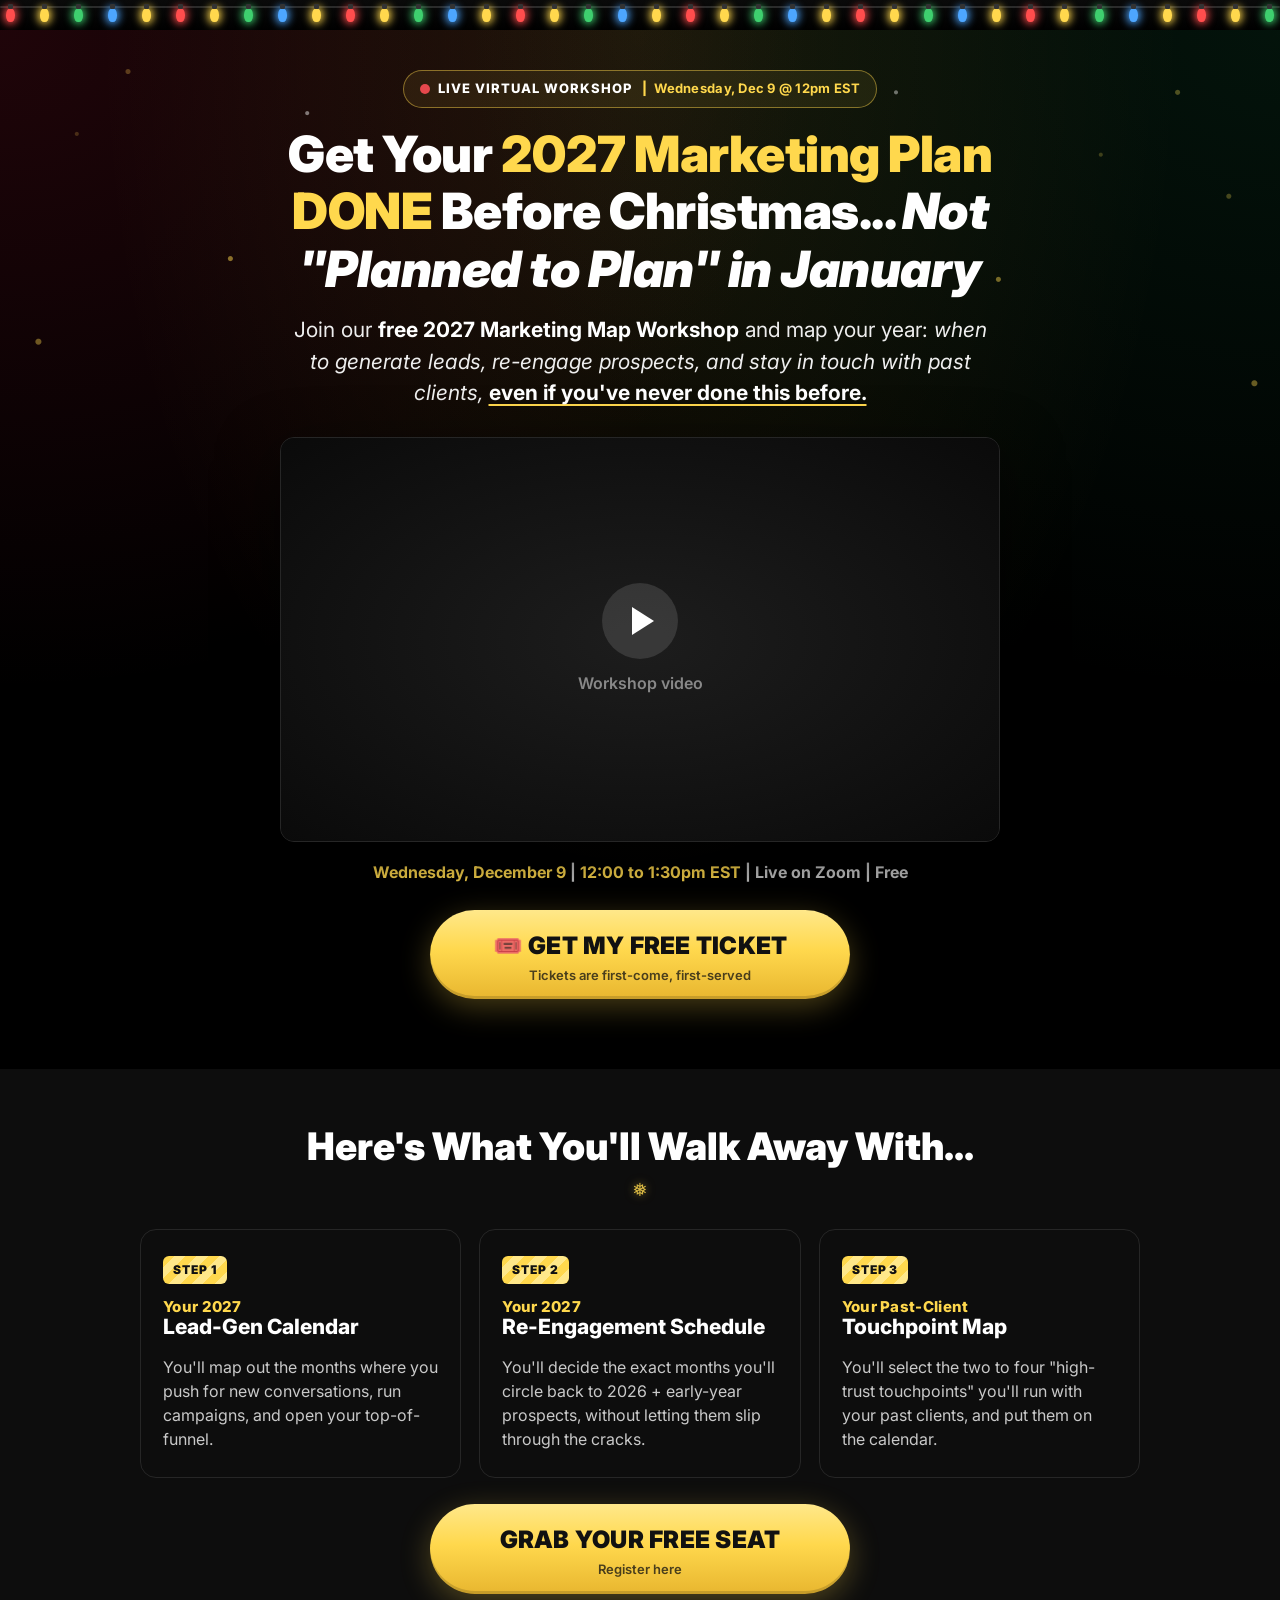
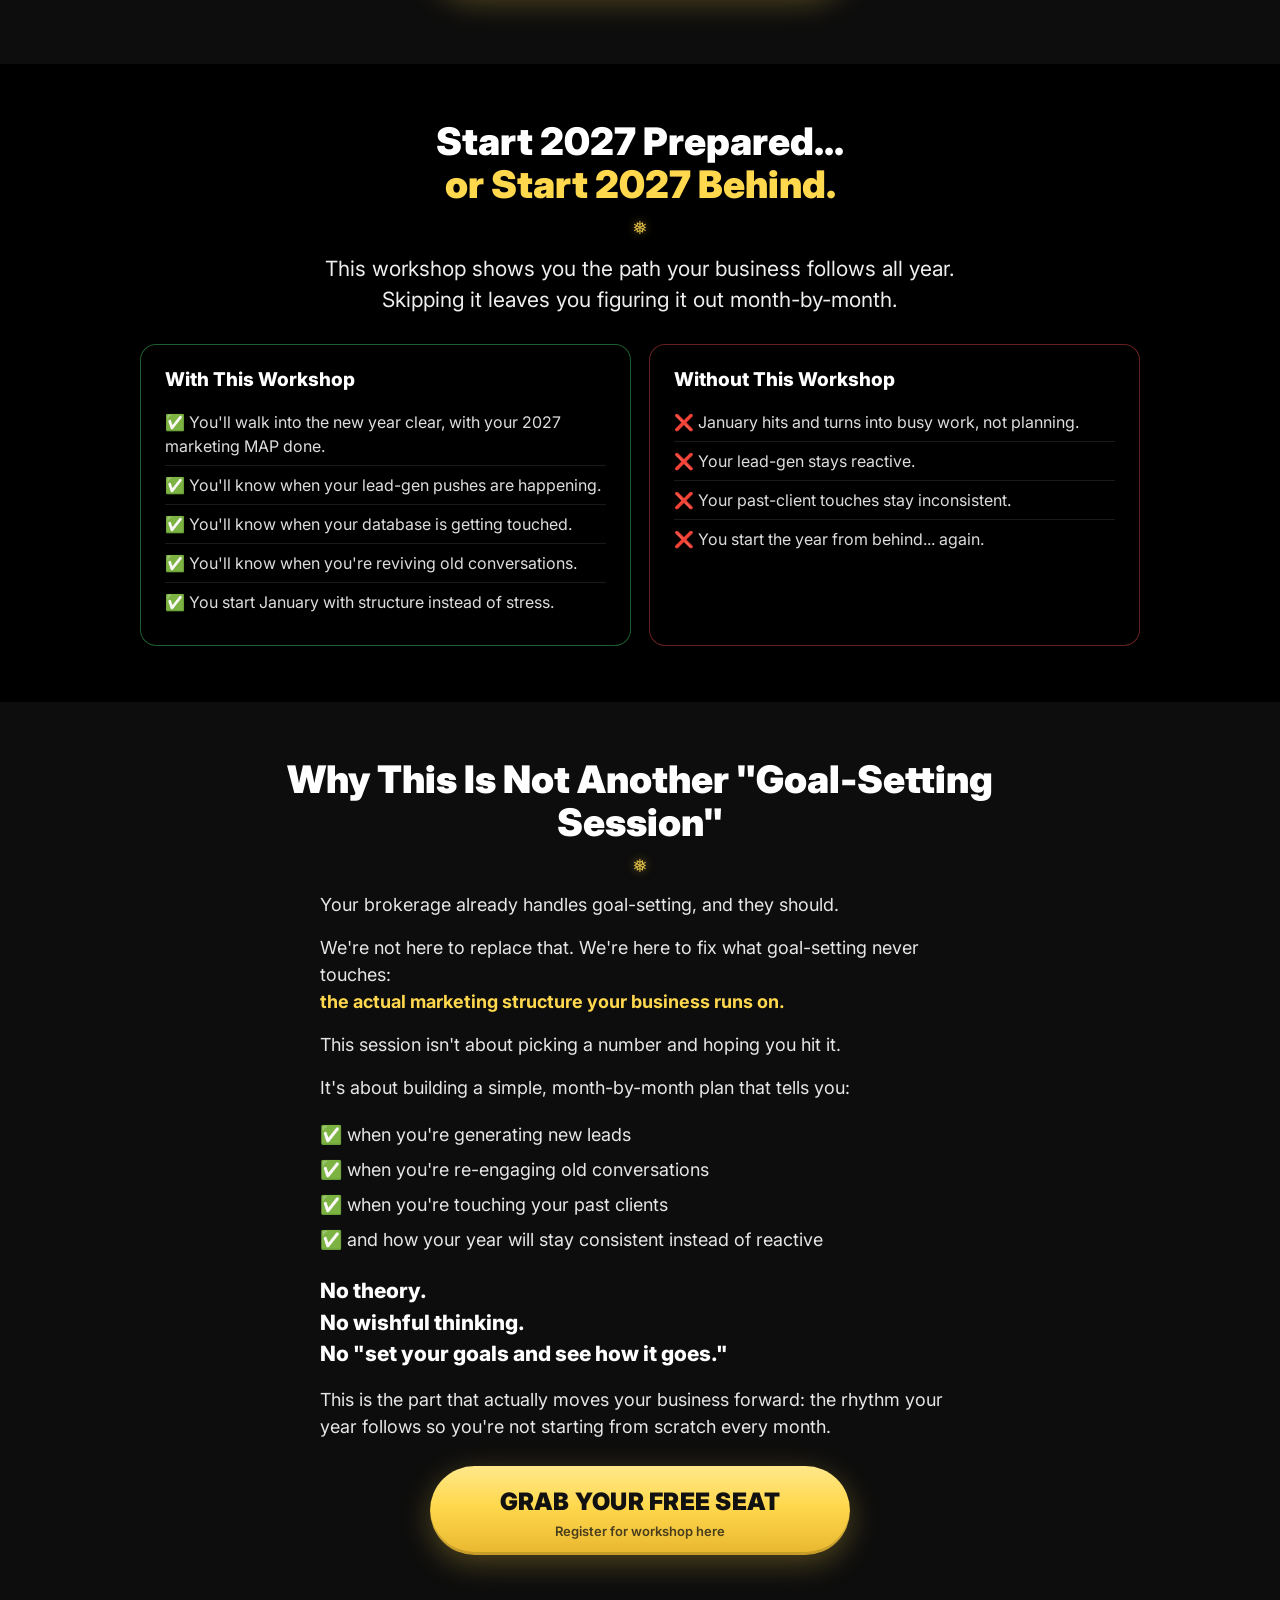
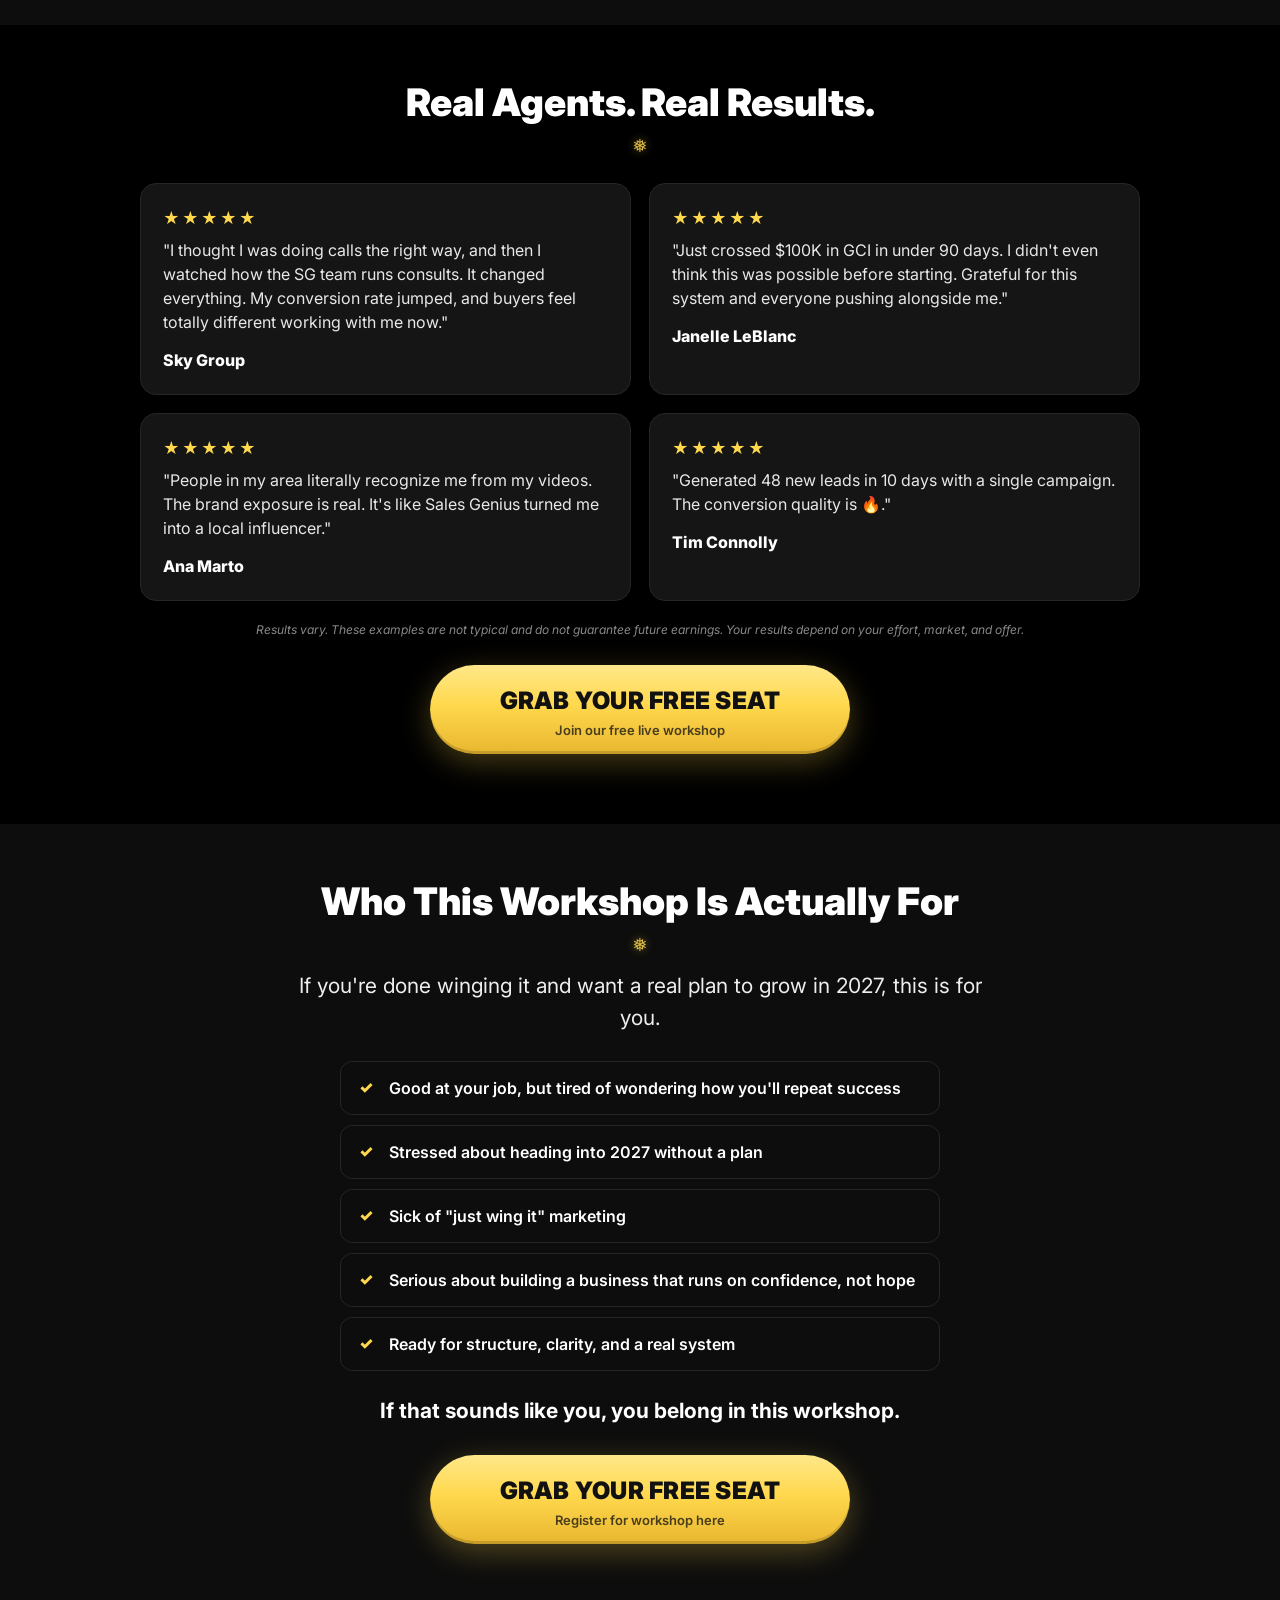
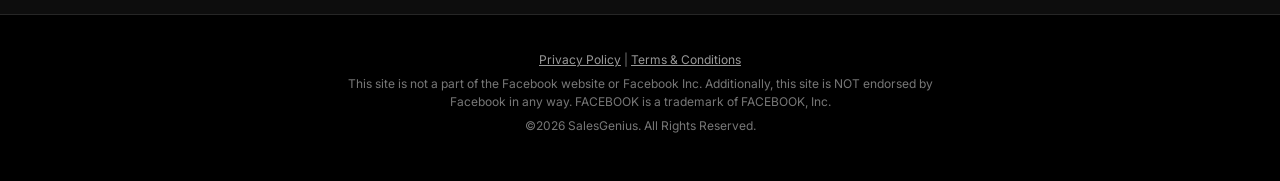
<file: index.html>
<!DOCTYPE html>
<html lang="en">
<head>
<meta charset="utf-8">
<meta name="viewport" content="width=device-width,initial-scale=1">
<title>2027 Marketing Map by Christmas | Free Live Workshop</title>
<meta name="description" content="Free live workshop for real estate agents. Map your 2027 lead gen, follow-up and past-client touchpoints before Christmas.">
<meta property="og:title" content="Get Your 2027 Marketing Plan DONE Before Christmas">
<meta property="og:description" content="Free live workshop for real estate agents with Emma Pace.">
<link rel="stylesheet" href="/style.css">
</head>
<body>

<section class="hero">
  <div class="wrap">
    <p class="eyebrow"><span class="dot"></span>Live Virtual Workshop <span class="sep">|</span> <span data-mm="topBarDate">Wednesday, Nov 25 @ 12pm EST</span></p>
    <h1>Get Your <span class="gold">2027 Marketing Plan DONE</span> Before Christmas... <i>Not "Planned to Plan" in January</i></h1>
    <p class="sub">Join our <b>free 2027 Marketing Map Workshop</b> and map your year: <i>when to generate leads, re-engage prospects, and stay in touch with past clients,</i> <u><b>even if you've never done this before.</b></u></p>

    <div class="video" data-video="registrationVideoUrl"><div class="ph"><div class="play"></div>Workshop video</div></div>
    <p class="dateline"><span data-mm="dateLong">Wednesday, November 25</span> | <span data-mm="timeRange">12:00 to 1:30pm EST</span> | Live on Zoom | Free</p>

    <div class="btn-wrap">
      <a href="#" class="btn" data-open><span class="main">🎟️ Get My Free Ticket</span><span class="small">Tickets are first-come, first-served</span></a>
    </div>
  </div>
</section>

<section class="alt">
  <div class="wrap-wide">
    <h2>Here's What You'll Walk Away With...</h2>
    <div class="steps">
      <div class="step"><span class="tag">STEP 1</span><h3><span>Your 2027</span>Lead-Gen Calendar</h3><p>You'll map out the months where you push for new conversations, run campaigns, and open your top-of-funnel.</p></div>
      <div class="step"><span class="tag">STEP 2</span><h3><span>Your 2027</span>Re-Engagement Schedule</h3><p>You'll decide the exact months you'll circle back to 2026 + early-year prospects, without letting them slip through the cracks.</p></div>
      <div class="step"><span class="tag">STEP 3</span><h3><span>Your Past-Client</span>Touchpoint Map</h3><p>You'll select the two to four "high-trust touchpoints" you'll run with your past clients, and put them on the calendar.</p></div>
    </div>
    <div class="btn-wrap"><a href="#" class="btn" data-open><span class="main">Grab Your Free Seat</span><span class="small">Register here</span></a></div>
  </div>
</section>

<section>
  <div class="wrap-wide">
    <h2>Start 2027 Prepared...<br><span class="gold">or Start 2027 Behind.</span></h2>
    <p class="sub">This workshop shows you the path your business follows all year. Skipping it leaves you figuring it out month-by-month.</p>
    <div class="compare">
      <div class="col good">
        <h3>With This Workshop</h3>
        <ul>
          <li>✅ You'll walk into the new year clear, with your 2027 marketing MAP done.</li>
          <li>✅ You'll know when your lead-gen pushes are happening.</li>
          <li>✅ You'll know when your database is getting touched.</li>
          <li>✅ You'll know when you're reviving old conversations.</li>
          <li>✅ You start January with structure instead of stress.</li>
        </ul>
      </div>
      <div class="col bad">
        <h3>Without This Workshop</h3>
        <ul>
          <li>❌ January hits and turns into busy work, not planning.</li>
          <li>❌ Your lead-gen stays reactive.</li>
          <li>❌ Your past-client touches stay inconsistent.</li>
          <li>❌ You start the year from behind... again.</li>
        </ul>
      </div>
    </div>
  </div>
</section>

<section class="alt">
  <div class="wrap">
    <h2>Why This Is Not Another "Goal-Setting Session"</h2>
    <div class="prose">
      <p>Your brokerage already handles goal-setting, and they should.</p>
      <p>We're not here to replace that. We're here to fix what goal-setting never touches:<br><b class="gold">the actual marketing structure your business runs on.</b></p>
      <p>This session isn't about picking a number and hoping you hit it.</p>
      <p>It's about building a simple, month-by-month plan that tells you:</p>
      <ul class="checks">
        <li>✅ when you're generating new leads</li>
        <li>✅ when you're re-engaging old conversations</li>
        <li>✅ when you're touching your past clients</li>
        <li>✅ and how your year will stay consistent instead of reactive</li>
      </ul>
      <p class="big">No theory.<br>No wishful thinking.<br>No "set your goals and see how it goes."</p>
      <p>This is the part that actually moves your business forward: the rhythm your year follows so you're not starting from scratch every month.</p>
    </div>
    <div class="btn-wrap"><a href="#" class="btn" data-open><span class="main">Grab Your Free Seat</span><span class="small">Register for workshop here</span></a></div>
  </div>
</section>

<section>
  <div class="wrap-wide">
    <h2>Real Agents. Real Results.</h2>
    <div class="tgrid">
      <div class="t"><div class="stars">★★★★★</div><p>"I thought I was doing calls the right way, and then I watched how the SG team runs consults. It changed everything. My conversion rate jumped, and buyers feel totally different working with me now."</p><div class="who">Sky Group</div></div>
      <div class="t"><div class="stars">★★★★★</div><p>"Just crossed $100K in GCI in under 90 days. I didn't even think this was possible before starting. Grateful for this system and everyone pushing alongside me."</p><div class="who">Janelle LeBlanc</div></div>
      <div class="t"><div class="stars">★★★★★</div><p>"People in my area literally recognize me from my videos. The brand exposure is real. It's like Sales Genius turned me into a local influencer."</p><div class="who">Ana Marto</div></div>
      <div class="t"><div class="stars">★★★★★</div><p>"Generated 48 new leads in 10 days with a single campaign. The conversion quality is 🔥."</p><div class="who">Tim Connolly</div></div>
    </div>
    <p class="disclaimer">Results vary. These examples are not typical and do not guarantee future earnings. Your results depend on your effort, market, and offer.</p>
    <div class="btn-wrap"><a href="#" class="btn" data-open><span class="main">Grab Your Free Seat</span><span class="small">Join our free live workshop</span></a></div>
  </div>
</section>

<section class="alt">
  <div class="wrap">
    <h2>Who This Workshop Is Actually For</h2>
    <p class="sub">If you're done winging it and want a real plan to grow in 2027, this is for you.</p>
    <ul class="forlist">
      <li>Good at your job, but tired of wondering how you'll repeat success</li>
      <li>Stressed about heading into 2027 without a plan</li>
      <li>Sick of "just wing it" marketing</li>
      <li>Serious about building a business that runs on confidence, not hope</li>
      <li>Ready for structure, clarity, and a real system</li>
    </ul>
    <p class="sub"><b>If that sounds like you, you belong in this workshop.</b></p>
    <div class="btn-wrap"><a href="#" class="btn" data-open><span class="main">Grab Your Free Seat</span><span class="small">Register for workshop here</span></a></div>
  </div>
</section>

<footer>
  <p><a href="#" data-link="privacyUrl">Privacy Policy</a> | <a href="#" data-link="termsUrl">Terms &amp; Conditions</a></p>
  <p>This site is not a part of the Facebook website or Facebook Inc. Additionally, this site is NOT endorsed by Facebook in any way. FACEBOOK is a trademark of FACEBOOK, Inc.</p>
  <p>©2026 SalesGenius. All Rights Reserved.</p>
</footer>

<!-- Registration modal -->
<div class="modal" id="reg" role="dialog" aria-modal="true" aria-labelledby="regTitle">
  <div class="card">
    <button class="close" aria-label="Close">×</button>
    <div class="progress"><span></span></div>
    <h3 id="regTitle">You're Almost In!</h3>
    <p class="note">Enter your details to grab your free seat for <b data-mm="dateLong">Wednesday, November 25</b>.</p>
    <form name="marketing-map-registration" method="POST" data-netlify="true" netlify-honeypot="bot-field" novalidate>
      <input type="hidden" name="form-name" value="marketing-map-registration">
      <p style="display:none"><label>Leave blank <input name="bot-field"></label></p>
      <div class="fstep" data-step="1">
        <label for="fn">First Name</label>
        <input id="fn" name="first_name" autocomplete="given-name" required>
        <label for="em">Email</label>
        <input id="em" name="email" type="email" inputmode="email" autocomplete="email" required>
        <button type="button" class="btn" data-next><span class="main">Continue</span><span class="small">Step 1 of 2</span></button>
      </div>
      <div class="fstep" data-step="2" hidden>
        <label for="ph">Mobile Phone (for your text reminder)</label>
        <input id="ph" name="phone" type="tel" inputmode="tel" autocomplete="tel" required>
        <label class="consent"><input type="checkbox" name="sms_consent" value="yes" required><span>Yes, send me event reminders and updates from SalesGenius by text and email. Msg &amp; data rates may apply. Msg frequency varies. Reply STOP to opt out, HELP for help.</span></label>
        <button type="submit" class="btn"><span class="main">Reserve My Free Seat</span><span class="small">Step 2 of 2 | Live on Zoom | 100% free</span></button>
        <button type="button" class="back" data-back>Back</button>
      </div>
      <div class="err" aria-live="polite"></div>
      <p class="fine">We'll send your Zoom link and reminders. Unsubscribe anytime.</p>
    </form>
  </div>
</div>

<script src="/config.js"></script>
<script src="/app.js"></script>
</body>
</html>
</file>
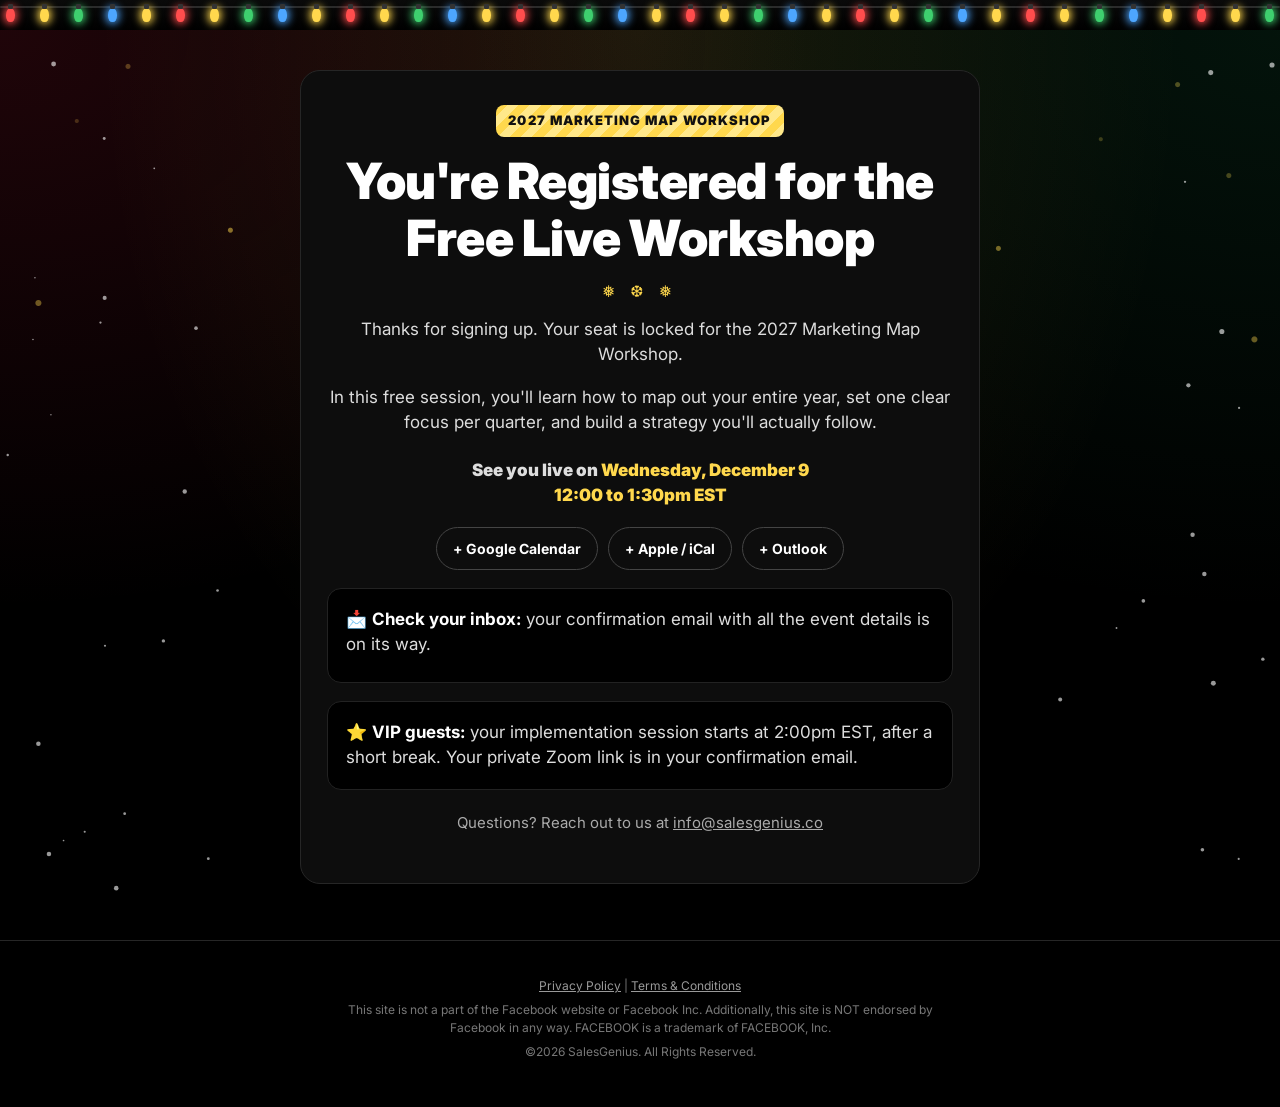
<file: thank-you.html>
<!DOCTYPE html>
<html lang="en">
<head>
<meta charset="utf-8">
<meta name="viewport" content="width=device-width,initial-scale=1">
<meta name="robots" content="noindex">
<title>You're Registered | 2027 Marketing Map Workshop</title>
<link rel="stylesheet" href="/style.css">
</head>
<body>

<section class="hero">
  <div class="wrap">
    <div class="ty-card">
      <span class="ty-badge">2027 MARKETING MAP WORKSHOP</span>
      <h1>You're Registered for the Free Live Workshop</h1>
      <p>Thanks for signing up. Your seat is locked for the 2027 Marketing Map Workshop.</p>
      <p>In this free session, you'll learn how to map out your entire year, set one clear focus per quarter, and build a strategy you'll actually follow.</p>

      <p class="when">See you live on <span data-mm="dateLong">Wednesday, November 25</span><br><span data-mm="timeRange">12:00 to 1:30pm EST</span></p>

      <div class="cal" data-cal="free">
        <a data-c="google" target="_blank" rel="noopener">+ Google Calendar</a>
        <a data-c="apple">+ Apple / iCal</a>
        <a data-c="outlook" target="_blank" rel="noopener">+ Outlook</a>
      </div>

      <div class="box">
        <p style="margin:0 0 6px">📩 <b>Check your inbox:</b> your confirmation email with all the event details is on its way.</p>
      </div>

      <div class="box" data-needs="groupUrl">
        <p style="margin:0 0 12px">👥 <b>Join the group:</b> it's the only way to access all the content.</p>
        <div class="btn-wrap" style="margin:0"><a href="#" class="btn" data-link="groupUrl" target="_blank" rel="noopener"><span class="main">Join the Group</span><span class="small">Takes 10 seconds</span></a></div>
      </div>

      <div class="box">
        <p style="margin:0">⭐ <b>VIP guests:</b> your implementation session starts at <span data-mm="vipTime">2:00pm EST</span>, after a short break. Your private Zoom link is in your confirmation email.</p>
      </div>

      <p style="margin-top:22px;font-size:15px;color:#aaa">Questions? Reach out to us at <a href="mailto:info@salesgenius.co">info@salesgenius.co</a></p>
    </div>
  </div>
</section>

<footer>
  <p><a href="#" data-link="privacyUrl">Privacy Policy</a> | <a href="#" data-link="termsUrl">Terms &amp; Conditions</a></p>
  <p>This site is not a part of the Facebook website or Facebook Inc. Additionally, this site is NOT endorsed by Facebook in any way. FACEBOOK is a trademark of FACEBOOK, Inc.</p>
  <p>©2026 SalesGenius. All Rights Reserved.</p>
</footer>

<script src="/config.js"></script>
<script src="/app.js"></script>
</body>
</html>
</file>
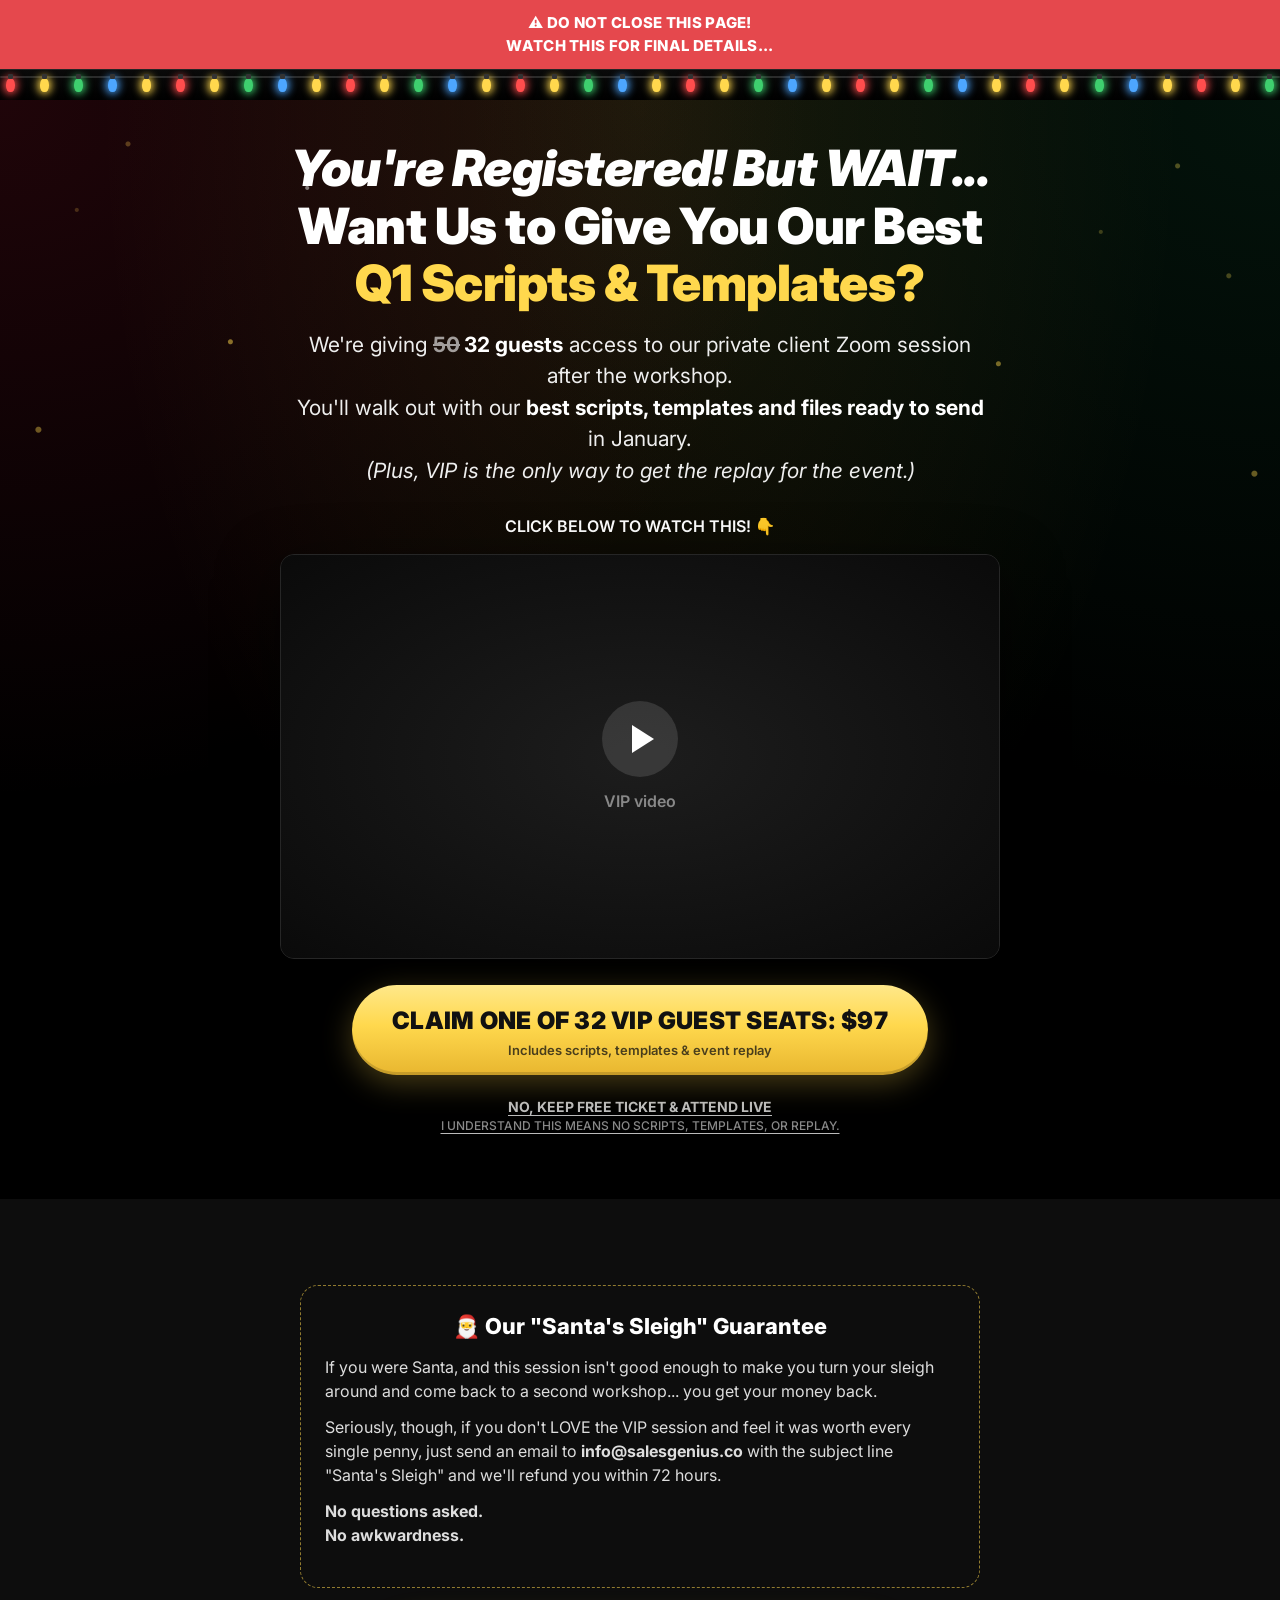
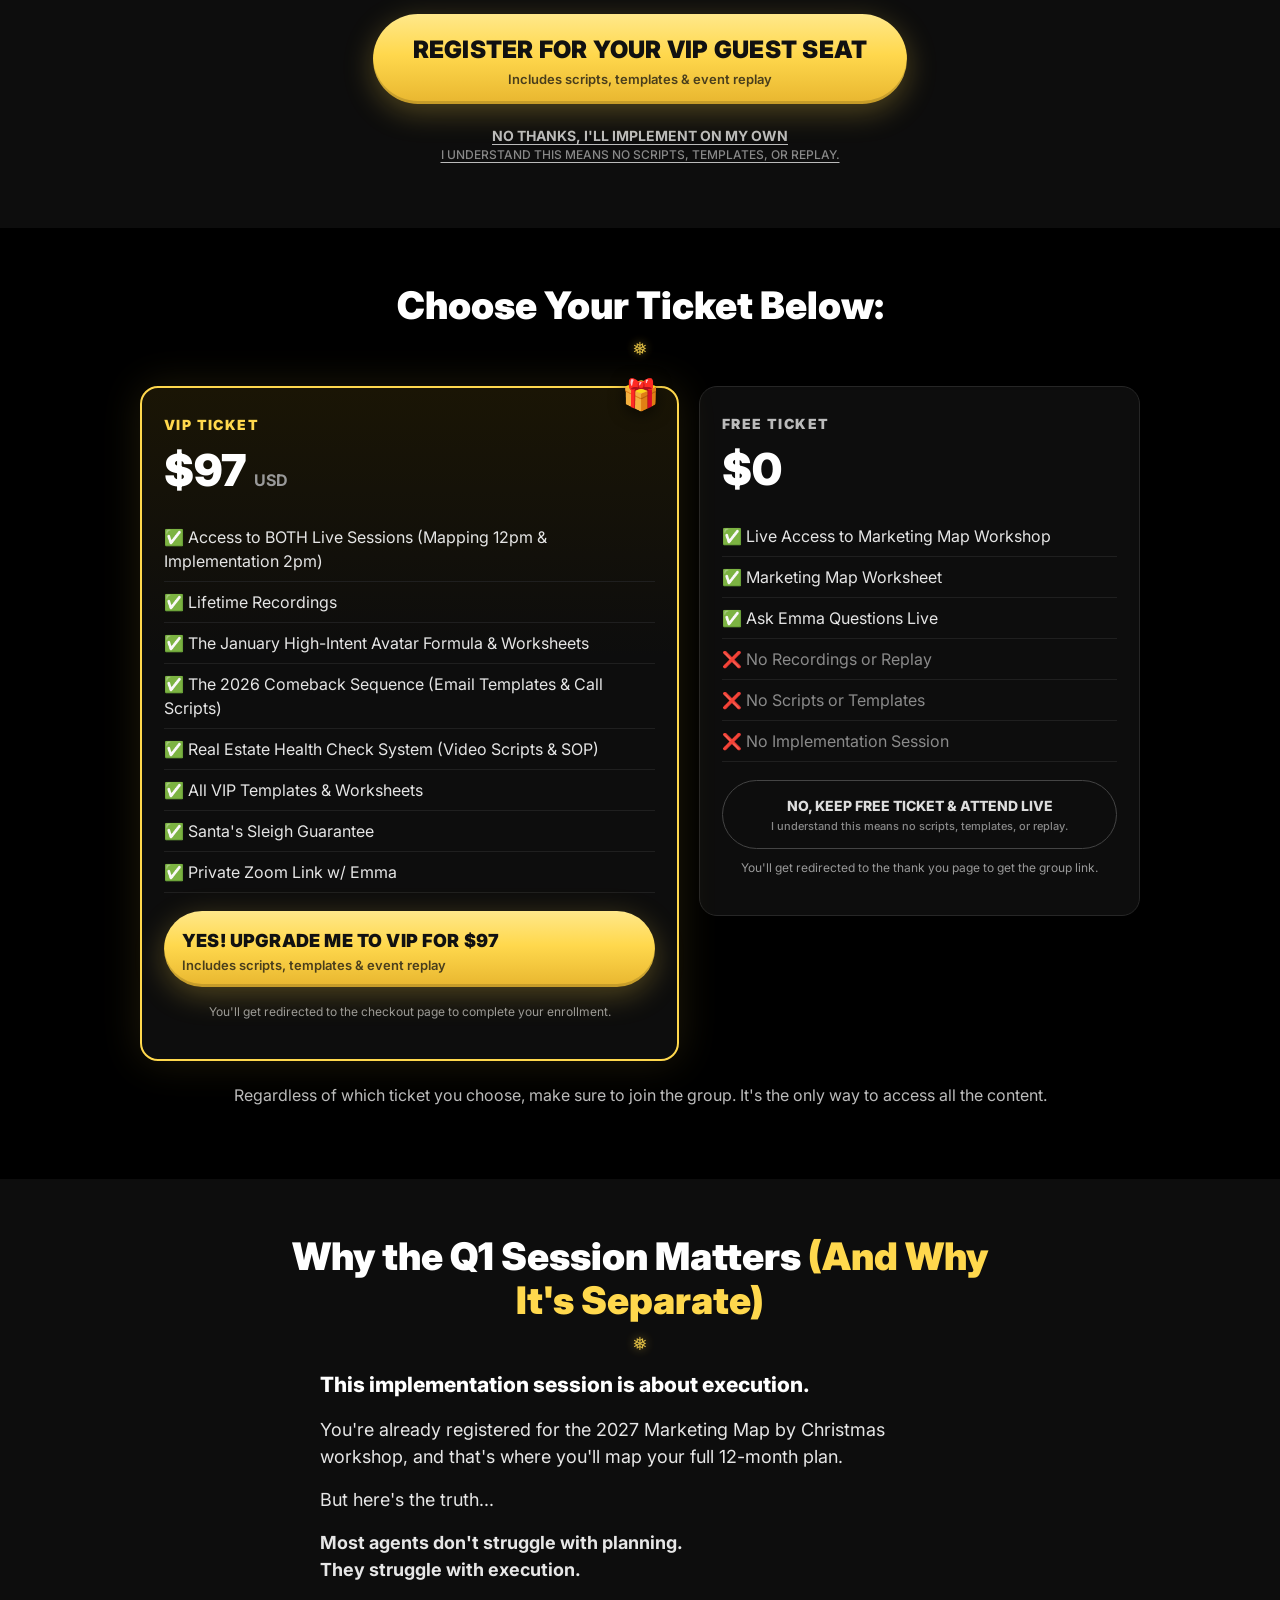
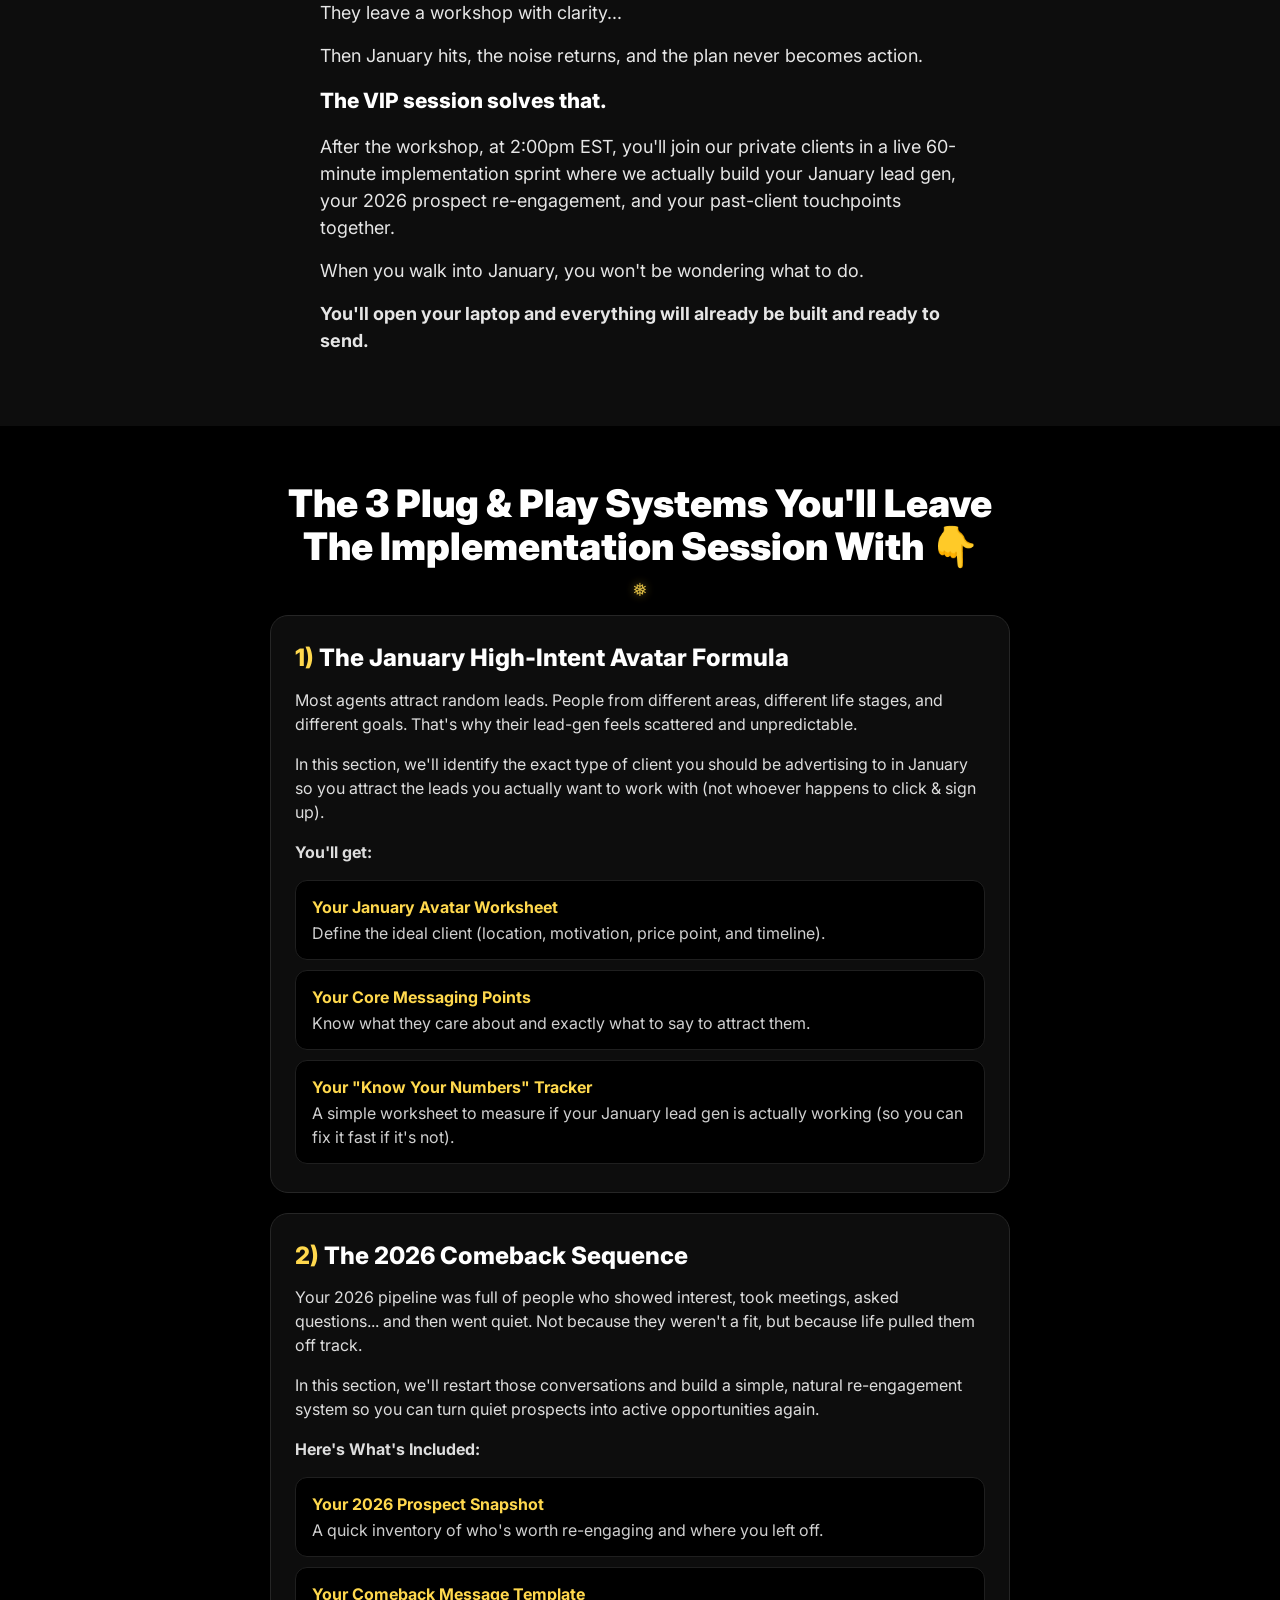
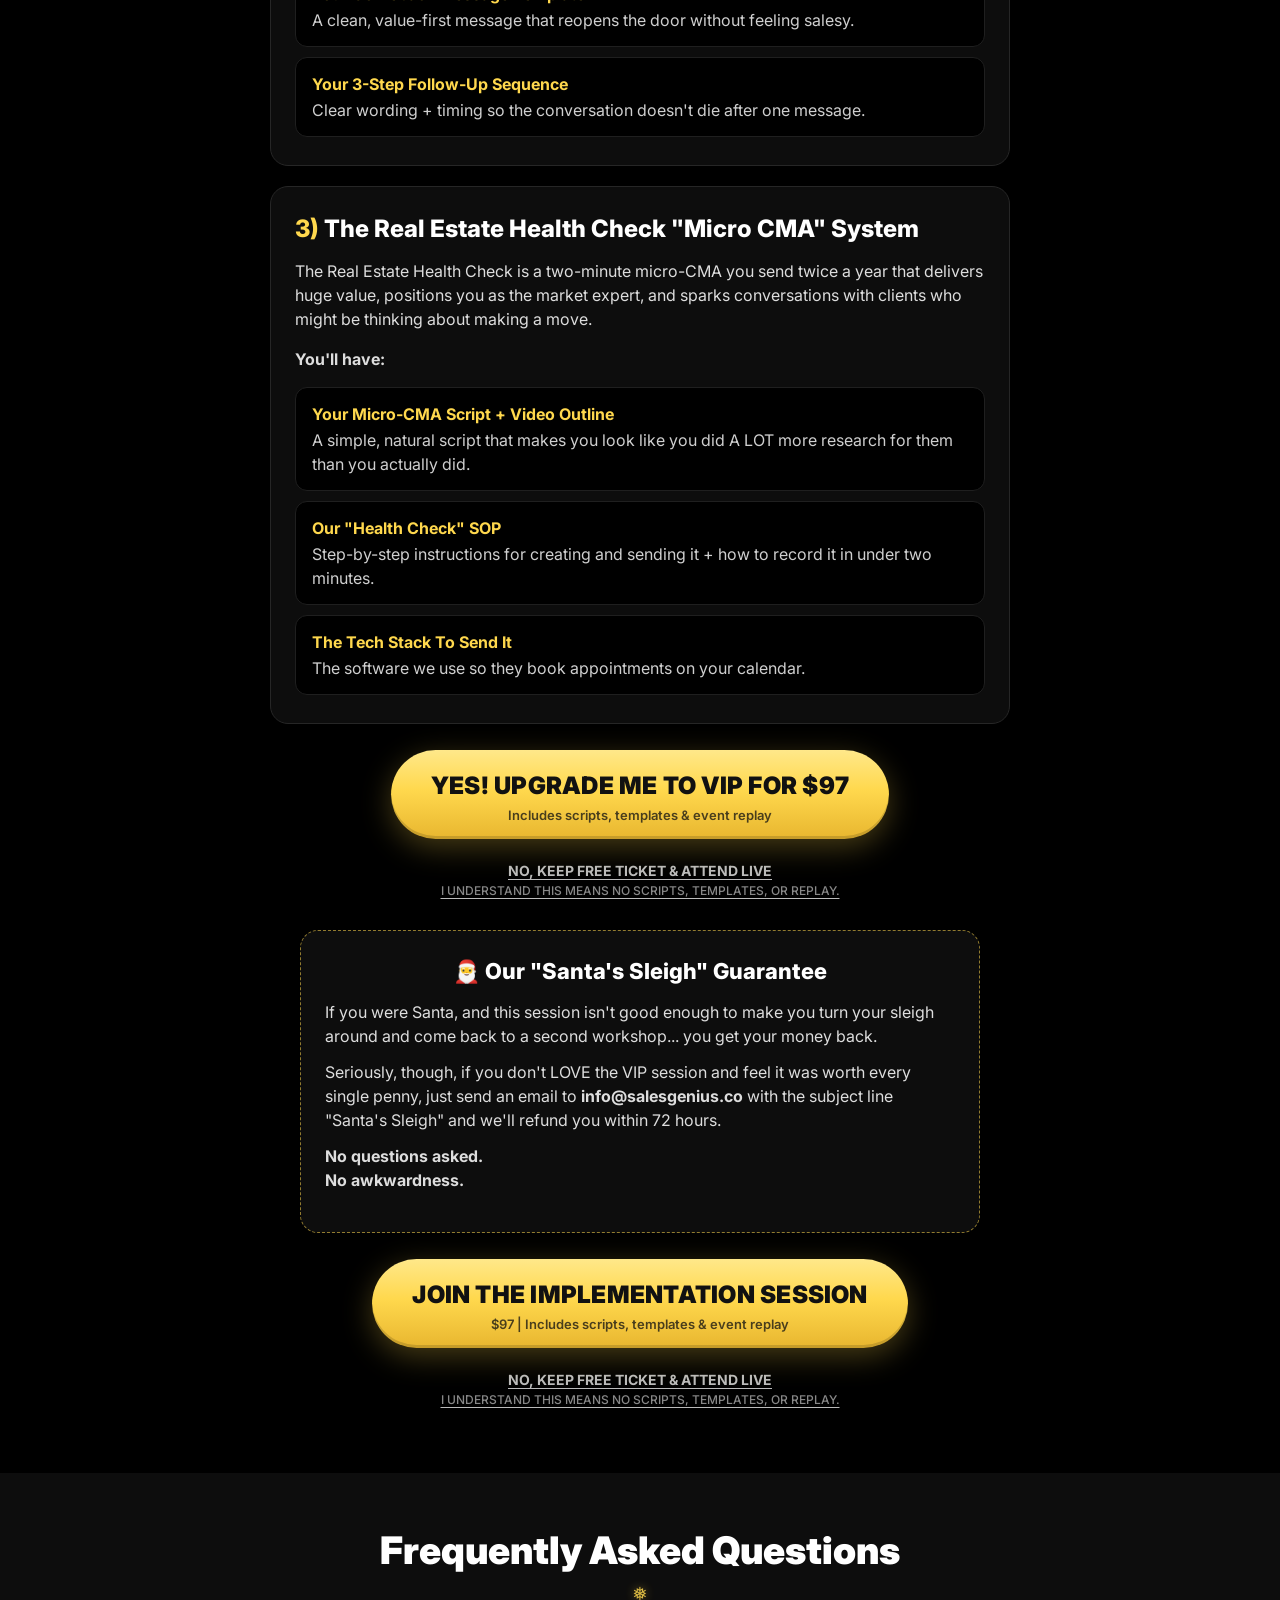
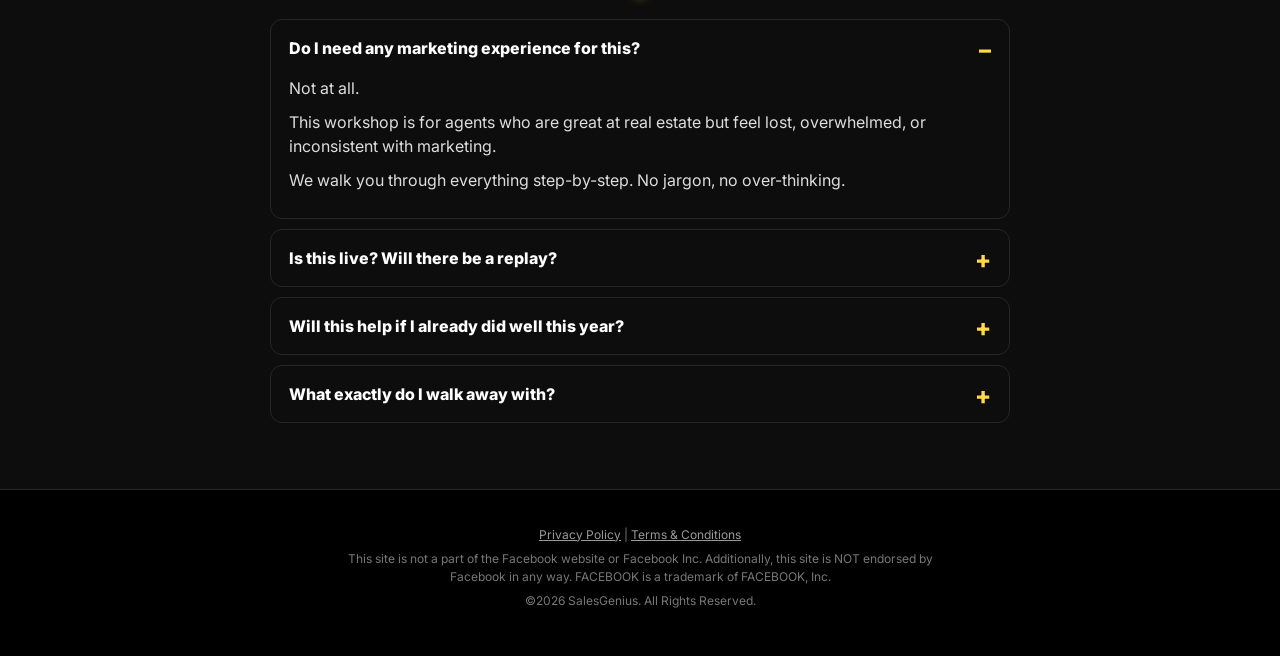
<file: vip.html>
<!DOCTYPE html>
<html lang="en">
<head>
<meta charset="utf-8">
<meta name="viewport" content="width=device-width,initial-scale=1">
<meta name="robots" content="noindex">
<title>You're Registered! One More Step | 2027 Marketing Map</title>
<link rel="stylesheet" href="/style.css">
</head>
<body>

<div class="topbar alert">⚠️ Do not close this page!<br>Watch this for final details...</div>

<section class="hero">
  <div class="wrap">
    <h1><i>You're Registered! But WAIT...</i><br>Want Us to Give You Our Best <span class="gold">Q1 Scripts &amp; Templates?</span></h1>
    <p class="sub">We're giving <b><span class="strike" data-mm="vipSeatsWas">50</span><span data-mm="vipSeats">32</span> guests</b> access to our private client Zoom session after the workshop.<br>
    You'll walk out with our <b>best scripts, templates and files ready to send</b> in January.<br>
    <i>(Plus, VIP is the only way to get the replay for the event.)</i></p>
    <p class="center" style="font-weight:600">CLICK BELOW TO WATCH THIS! 👇</p>

    <div class="video" data-video="vipVideoUrl"><div class="ph"><div class="play"></div>VIP video</div></div>

    <div class="btn-wrap">
      <a href="#tickets" class="btn"><span class="main">Claim One of <span data-mm="vipSeats">32</span> VIP Guest Seats: $97</span><span class="small">Includes scripts, templates &amp; event replay</span></a>
      <a href="/thank-you" class="decline">No, keep free ticket &amp; attend live<small>I understand this means no scripts, templates, or replay.</small></a>
    </div>
  </div>
</section>

<section class="alt">
  <div class="wrap">
    <div class="guarantee">
      <h3>🎅 Our "Santa's Sleigh" Guarantee</h3>
      <p>If you were Santa, and this session isn't good enough to make you turn your sleigh around and come back to a second workshop... you get your money back.</p>
      <p>Seriously, though, if you don't LOVE the VIP session and feel it was worth every single penny, just send an email to <b>info@salesgenius.co</b> with the subject line "Santa's Sleigh" and we'll refund you within 72 hours.</p>
      <p><b>No questions asked.<br>No awkwardness.</b></p>
    </div>
    <div class="btn-wrap">
      <a href="#tickets" class="btn"><span class="main">Register For Your VIP Guest Seat</span><span class="small">Includes scripts, templates &amp; event replay</span></a>
      <a href="/thank-you" class="decline">No thanks, I'll implement on my own<small>I understand this means no scripts, templates, or replay.</small></a>
    </div>
  </div>
</section>

<section id="tickets">
  <div class="wrap-wide">
    <h2>Choose Your Ticket Below:</h2>
    <div class="tickets">
      <div class="ticket vip">
        <div class="label">VIP TICKET</div>
        <div class="price">$97 <small>USD</small></div>
        <ul>
          <li>✅ Access to BOTH Live Sessions (Mapping 12pm &amp; Implementation 2pm)</li>
          <li>✅ Lifetime Recordings</li>
          <li>✅ The January High-Intent Avatar Formula &amp; Worksheets</li>
          <li>✅ The 2026 Comeback Sequence (Email Templates &amp; Call Scripts)</li>
          <li>✅ Real Estate Health Check System (Video Scripts &amp; SOP)</li>
          <li>✅ All VIP Templates &amp; Worksheets</li>
          <li>✅ Santa's Sleigh Guarantee</li>
          <li>✅ Private Zoom Link w/ Emma</li>
        </ul>
        <a href="#" class="btn" data-link="vipCheckoutUrl"><span class="main">Yes! Upgrade Me to VIP for $97</span><span class="small">Includes scripts, templates &amp; event replay</span></a>
        <p class="after">You'll get redirected to the checkout page to complete your enrollment.</p>
      </div>
      <div class="ticket">
        <div class="label" style="color:#bbb">FREE TICKET</div>
        <div class="price">$0</div>
        <ul>
          <li>✅ Live Access to Marketing Map Workshop</li>
          <li>✅ Marketing Map Worksheet</li>
          <li>✅ Ask Emma Questions Live</li>
          <li class="no">❌ No Recordings or Replay</li>
          <li class="no">❌ No Scripts or Templates</li>
          <li class="no">❌ No Implementation Session</li>
        </ul>
        <a href="/thank-you" class="free-btn">No, keep free ticket &amp; attend live<small>I understand this means no scripts, templates, or replay.</small></a>
        <p class="after">You'll get redirected to the thank you page to get the group link.</p>
      </div>
    </div>
    <p class="center" style="color:#bbb;margin-top:22px">Regardless of which ticket you choose, make sure to join the group. It's the only way to access all the content.</p>
  </div>
</section>

<section class="alt">
  <div class="wrap">
    <h2>Why the Q1 Session Matters <span class="gold">(And Why It's Separate)</span></h2>
    <div class="prose">
      <p class="big">This implementation session is about execution.</p>
      <p>You're already registered for the 2027 Marketing Map by Christmas workshop, and that's where you'll map your full 12-month plan.</p>
      <p>But here's the truth...</p>
      <p><b>Most agents don't struggle with planning.<br>They struggle with execution.</b></p>
      <p>They leave a workshop with clarity...</p>
      <p>Then January hits, the noise returns, and the plan never becomes action.</p>
      <p class="big gold">The VIP session solves that.</p>
      <p>After the workshop, at <span data-mm="vipTime">2:00pm EST</span>, you'll join our private clients in a live 60-minute implementation sprint where we actually build your January lead gen, your 2026 prospect re-engagement, and your past-client touchpoints together.</p>
      <p>When you walk into January, you won't be wondering what to do.</p>
      <p><b>You'll open your laptop and everything will already be built and ready to send.</b></p>
    </div>
  </div>
</section>

<section>
  <div class="wrap">
    <h2>The 3 Plug &amp; Play Systems You'll Leave The Implementation Session With 👇</h2>

    <div class="system">
      <h3><span class="n">1)</span> The January High-Intent Avatar Formula</h3>
      <p>Most agents attract random leads. People from different areas, different life stages, and different goals. That's why their lead-gen feels scattered and unpredictable.</p>
      <p>In this section, we'll identify the exact type of client you should be advertising to in January so you attract the leads you actually want to work with (not whoever happens to click &amp; sign up).</p>
      <p><b>You'll get:</b></p>
      <div class="items">
        <div class="item"><b>Your January Avatar Worksheet</b><span>Define the ideal client (location, motivation, price point, and timeline).</span></div>
        <div class="item"><b>Your Core Messaging Points</b><span>Know what they care about and exactly what to say to attract them.</span></div>
        <div class="item"><b>Your "Know Your Numbers" Tracker</b><span>A simple worksheet to measure if your January lead gen is actually working (so you can fix it fast if it's not).</span></div>
      </div>
    </div>

    <div class="system">
      <h3><span class="n">2)</span> The 2026 Comeback Sequence</h3>
      <p>Your 2026 pipeline was full of people who showed interest, took meetings, asked questions... and then went quiet. Not because they weren't a fit, but because life pulled them off track.</p>
      <p>In this section, we'll restart those conversations and build a simple, natural re-engagement system so you can turn quiet prospects into active opportunities again.</p>
      <p><b>Here's What's Included:</b></p>
      <div class="items">
        <div class="item"><b>Your 2026 Prospect Snapshot</b><span>A quick inventory of who's worth re-engaging and where you left off.</span></div>
        <div class="item"><b>Your Comeback Message Template</b><span>A clean, value-first message that reopens the door without feeling salesy.</span></div>
        <div class="item"><b>Your 3-Step Follow-Up Sequence</b><span>Clear wording + timing so the conversation doesn't die after one message.</span></div>
      </div>
    </div>

    <div class="system">
      <h3><span class="n">3)</span> The Real Estate Health Check "Micro CMA" System</h3>
      <p>The Real Estate Health Check is a two-minute micro-CMA you send twice a year that delivers huge value, positions you as the market expert, and sparks conversations with clients who might be thinking about making a move.</p>
      <p><b>You'll have:</b></p>
      <div class="items">
        <div class="item"><b>Your Micro-CMA Script + Video Outline</b><span>A simple, natural script that makes you look like you did A LOT more research for them than you actually did.</span></div>
        <div class="item"><b>Our "Health Check" SOP</b><span>Step-by-step instructions for creating and sending it + how to record it in under two minutes.</span></div>
        <div class="item"><b>The Tech Stack To Send It</b><span>The software we use so they book appointments on your calendar.</span></div>
      </div>
    </div>

    <div class="btn-wrap">
      <a href="#" class="btn" data-link="vipCheckoutUrl"><span class="main">Yes! Upgrade Me to VIP for $97</span><span class="small">Includes scripts, templates &amp; event replay</span></a>
      <a href="/thank-you" class="decline">No, keep free ticket &amp; attend live<small>I understand this means no scripts, templates, or replay.</small></a>
    </div>

    <div class="guarantee">
      <h3>🎅 Our "Santa's Sleigh" Guarantee</h3>
      <p>If you were Santa, and this session isn't good enough to make you turn your sleigh around and come back to a second workshop... you get your money back.</p>
      <p>Seriously, though, if you don't LOVE the VIP session and feel it was worth every single penny, just send an email to <b>info@salesgenius.co</b> with the subject line "Santa's Sleigh" and we'll refund you within 72 hours.</p>
      <p><b>No questions asked.<br>No awkwardness.</b></p>
    </div>

    <div class="btn-wrap">
      <a href="#" class="btn" data-link="vipCheckoutUrl"><span class="main">Join the Implementation Session</span><span class="small">$97 | Includes scripts, templates &amp; event replay</span></a>
      <a href="/thank-you" class="decline">No, keep free ticket &amp; attend live<small>I understand this means no scripts, templates, or replay.</small></a>
    </div>
  </div>
</section>

<section class="alt">
  <div class="wrap faq">
    <h2>Frequently Asked Questions</h2>
    <details open><summary>Do I need any marketing experience for this?</summary><div>
      <p>Not at all.</p>
      <p>This workshop is for agents who are great at real estate but feel lost, overwhelmed, or inconsistent with marketing.</p>
      <p>We walk you through everything step-by-step. No jargon, no over-thinking.</p></div></details>
    <details><summary>Is this live? Will there be a replay?</summary><div>
      <p>The workshop is live only. Replays are not available to free attendees.</p>
      <p>A replay is available only to VIP guests who attend the implementation session, since some of the material builds on work we'll complete together there.</p></div></details>
    <details><summary>Will this help if I already did well this year?</summary><div>
      <p>Yes, especially if you're thinking: "I did well... but I don't actually know how I'll repeat this next year."</p>
      <p>We build the plan that gives you predictable, repeatable success.</p></div></details>
    <details><summary>What exactly do I walk away with?</summary><div>
      <p>By the end of the 90-minute workshop, you'll have:</p>
      <p>✅ A clear 2027 lead-gen plan<br>✅ A strategy to re-engage your 2026 prospects<br>✅ A monthly past-client touchpoint system<br>✅ Total clarity on what to do each month next year</p>
      <p>If you upgrade to VIP, you'll also get:</p>
      <p>✅ December appointment-booking script<br>✅ Step-by-step worksheets<br>✅ Past-client re-engagement video script</p>
      <p>The VIP session is a private session where we build your plan with you.</p></div></details>
  </div>
</section>

<footer>
  <p><a href="#" data-link="privacyUrl">Privacy Policy</a> | <a href="#" data-link="termsUrl">Terms &amp; Conditions</a></p>
  <p>This site is not a part of the Facebook website or Facebook Inc. Additionally, this site is NOT endorsed by Facebook in any way. FACEBOOK is a trademark of FACEBOOK, Inc.</p>
  <p>©2026 SalesGenius. All Rights Reserved.</p>
</footer>

<script src="/config.js"></script>
<script src="/app.js"></script>
</body>
</html>
</file>
<file: style.css>
@import url('https://fonts.googleapis.com/css2?family=Inter:ital,wght@0,400;0,500;0,700;0,800;0,900;1,700;1,800;1,900&display=swap');

:root{
  --bg:#000;
  --panel:#0d0d0d;
  --panel-2:#151515;
  --line:#262626;
  --text:#fff;
  --muted:#c9c9c9;
  --gold:#FFD84D;
  --gold-2:#E8B62F;
  --red:#E5484D;
  --green:#3ecf6e;
}
*{box-sizing:border-box}
html,body{margin:0;padding:0}
body{background:var(--bg);color:var(--text);font-family:Inter,system-ui,-apple-system,Segoe UI,Roboto,sans-serif;line-height:1.5;-webkit-font-smoothing:antialiased}
img{max-width:100%;display:block}
a{color:inherit}

.wrap{max-width:780px;margin:0 auto;padding:0 20px}
.wrap-wide{max-width:1040px;margin:0 auto;padding:0 20px}
section{padding:56px 0}
.center{text-align:center}

/* Top bar */
.topbar{background:#111;border-bottom:1px solid var(--line);text-align:center;padding:12px 16px;font-weight:800;letter-spacing:.02em;font-size:15px;text-transform:uppercase;position:relative;overflow:hidden}
.topbar em{font-style:italic;font-weight:600;text-transform:none}
.dot{display:inline-block;width:10px;height:10px;border-radius:50%;background:var(--red);margin-right:8px;vertical-align:middle;animation:pulse 1.6s infinite}
@keyframes pulse{0%{box-shadow:0 0 0 0 rgba(229,72,77,.7)}70%{box-shadow:0 0 0 10px rgba(229,72,77,0)}100%{box-shadow:0 0 0 0 rgba(229,72,77,0)}}
.topbar.alert{background:var(--red);color:#fff}

/* Sparkle background on hero */
.hero{position:relative;padding-top:40px}
.hero::before{content:"";position:absolute;inset:0;pointer-events:none;
  background:
   radial-gradient(circle at 92% 6%,rgba(255,216,77,.35) 0 2px,transparent 3px),
   radial-gradient(circle at 86% 12%,rgba(255,216,77,.25) 0 1.5px,transparent 2.5px),
   radial-gradient(circle at 96% 16%,rgba(255,216,77,.3) 0 2px,transparent 3px),
   radial-gradient(circle at 6% 10%,rgba(255,216,77,.22) 0 1.5px,transparent 2.5px),
   radial-gradient(circle at 10% 4%,rgba(255,216,77,.3) 0 2px,transparent 3px),
   radial-gradient(ellipse at 50% 0%,rgba(255,216,77,.10),transparent 60%);}

h1,h2,h3{line-height:1.15;margin:0 0 16px}
h1{font-size:clamp(30px,5.4vw,50px);font-weight:900;text-align:center;letter-spacing:-.01em}
h1 .gold{color:var(--gold)}
h1 i{font-style:italic}
h2{font-size:clamp(26px,4vw,38px);font-weight:900;text-align:center}
h3{font-size:22px;font-weight:800}
.sub{font-size:clamp(17px,2.4vw,21px);text-align:center;color:#eee;max-width:700px;margin:0 auto 28px}
.sub b{color:#fff}
.sub u{text-decoration-color:var(--gold);text-underline-offset:4px}
.gold{color:var(--gold)}

/* Video */
.video{position:relative;aspect-ratio:16/9;border-radius:14px;overflow:hidden;background:#111;border:1px solid var(--line);box-shadow:0 20px 60px rgba(0,0,0,.6);margin:0 auto 18px;max-width:720px}
.video iframe{position:absolute;inset:0;width:100%;height:100%;border:0}
.video .ph{position:absolute;inset:0;display:flex;flex-direction:column;align-items:center;justify-content:center;gap:12px;color:#888;font-weight:600;
  background:radial-gradient(ellipse at center,#1d1d1d,#0a0a0a)}
.video .play{width:76px;height:76px;border-radius:50%;background:rgba(255,255,255,.12);display:flex;align-items:center;justify-content:center}
.video .play::after{content:"";border-left:22px solid #fff;border-top:14px solid transparent;border-bottom:14px solid transparent;margin-left:6px}

.dateline{text-align:center;font-weight:700;color:var(--muted);margin:0 0 26px;font-size:16px}
.dateline span{color:var(--gold)}

/* Buttons */
.btn-wrap{text-align:center;margin:26px 0 8px}
.btn{display:inline-block;text-decoration:none;cursor:pointer;border:0;font-family:inherit;
  background:linear-gradient(180deg,#FFE88A 0%,var(--gold) 45%,var(--gold-2) 100%);
  color:#111;border-radius:999px;padding:18px 40px 14px;min-width:min(100%,420px);
  box-shadow:0 8px 30px rgba(255,216,77,.28),inset 0 -3px 0 rgba(0,0,0,.15);transition:transform .15s,box-shadow .15s}
.btn:hover{transform:translateY(-2px);box-shadow:0 12px 36px rgba(255,216,77,.4),inset 0 -3px 0 rgba(0,0,0,.15)}
.btn .main{display:block;font-weight:900;font-size:clamp(18px,2.6vw,24px);text-transform:uppercase;letter-spacing:.01em}
.btn .small{display:block;font-size:13px;font-weight:600;opacity:.75;margin-top:2px}
.decline{display:block;margin:16px auto 0;color:#bbb;font-size:14px;font-weight:700;text-transform:uppercase;text-decoration:underline;text-underline-offset:3px;max-width:520px;text-align:center;line-height:1.4}
.decline small{display:block;font-weight:500;font-size:12px;color:#888;text-decoration:none;margin-top:2px}

/* Steps */
.steps{display:grid;grid-template-columns:repeat(3,1fr);gap:18px;margin-top:30px}
.step{background:var(--panel);border:1px solid var(--line);border-radius:16px;padding:26px 22px;text-align:left}
.step .tag{display:inline-block;background:var(--gold);color:#111;font-weight:900;font-size:12px;letter-spacing:.08em;padding:5px 10px;border-radius:6px;margin-bottom:14px}
.step h3{font-size:21px}
.step h3 span{color:var(--gold);display:block;font-size:15px;font-weight:800;letter-spacing:.02em}
.step p{color:var(--muted);margin:0}

/* Compare */
.alt{background:var(--panel)}
.compare{display:grid;grid-template-columns:1fr 1fr;gap:18px;margin-top:28px}
.col{border-radius:16px;padding:24px;border:1px solid var(--line);background:#000}
.col.good{border-color:rgba(62,207,110,.45)}
.col.bad{border-color:rgba(229,72,77,.45)}
.col h3{font-size:19px;margin-bottom:12px}
.col ul{list-style:none;margin:0;padding:0}
.col li{padding:7px 0;border-bottom:1px solid #1a1a1a;color:#ddd}
.col li:last-child{border:0}

.prose{font-size:18px;color:#e6e6e6;max-width:640px;margin:0 auto}
.prose p{margin:0 0 16px}
.prose .big{font-size:21px;font-weight:800;color:#fff}
.checks{list-style:none;padding:0;margin:0 0 18px}
.checks li{padding:4px 0}

/* Testimonials */
.tgrid{display:grid;grid-template-columns:1fr 1fr;gap:18px;margin-top:28px}
.t{background:var(--panel-2);border:1px solid var(--line);border-radius:16px;padding:22px}
.t .stars{color:var(--gold);letter-spacing:2px;margin-bottom:8px}
.t p{margin:0 0 14px;color:#e8e8e8}
.t .who{font-weight:800}
.disclaimer{font-size:12px;color:#888;text-align:center;margin-top:20px;font-style:italic}

/* For list */
.forlist{list-style:none;padding:0;margin:24px auto;max-width:600px}
.forlist li{background:var(--panel);border:1px solid var(--line);border-radius:12px;padding:14px 18px 14px 48px;margin-bottom:10px;position:relative;font-weight:600}
.forlist li::before{content:"✓";position:absolute;left:18px;top:13px;color:var(--gold);font-weight:900}

/* Footer */
footer{border-top:1px solid var(--line);padding:30px 20px 40px;text-align:center;color:#777;font-size:12px}
footer a{color:#999}
footer p{margin:6px auto;max-width:640px}

/* Modal */
.modal{position:fixed;inset:0;background:rgba(0,0,0,.8);display:none;align-items:center;justify-content:center;padding:20px;z-index:50;backdrop-filter:blur(4px)}
.modal.open{display:flex}
.card{background:#fff;color:#111;border-radius:18px;max-width:440px;width:100%;padding:28px 24px;position:relative;box-shadow:0 30px 80px rgba(0,0,0,.6)}
.card h3{text-align:center;font-size:24px;font-weight:900;margin-bottom:4px}
.card .note{text-align:center;color:#555;font-size:14px;margin:0 0 18px}
.progress{height:10px;background:#eee;border-radius:99px;overflow:hidden;margin:0 0 18px}
.progress span{display:block;height:100%;width:50%;background:linear-gradient(90deg,var(--gold-2),var(--gold))}
.card label{display:block;font-size:13px;font-weight:700;margin:10px 0 4px}
.card input{width:100%;padding:13px 14px;border:1.5px solid #ddd;border-radius:10px;font-size:16px;font-family:inherit}
.card input:focus{outline:none;border-color:var(--gold-2)}
.card .btn{width:100%;min-width:0;margin-top:18px}
.card .fine{font-size:11px;color:#888;text-align:center;margin-top:12px}
.close{position:absolute;top:10px;right:14px;background:none;border:0;font-size:26px;cursor:pointer;color:#999}
.err{color:#c62828;font-size:13px;min-height:18px;margin-top:8px;text-align:center}

/* VIP page */
.tickets{display:grid;grid-template-columns:1.1fr .9fr;gap:20px;margin-top:28px;align-items:start}
.ticket{border-radius:18px;padding:26px 22px;border:1px solid var(--line);background:var(--panel)}
.ticket.vip{border:2px solid var(--gold);background:linear-gradient(180deg,#1a1505,#0d0d0d 40%);box-shadow:0 0 40px rgba(255,216,77,.12)}
.ticket .label{font-weight:900;font-size:14px;letter-spacing:.1em;color:var(--gold)}
.ticket .price{font-size:44px;font-weight:900;margin:2px 0 14px}
.ticket .price small{font-size:16px;color:#999;font-weight:700}
.ticket ul{list-style:none;padding:0;margin:0 0 18px}
.ticket li{padding:8px 0;border-bottom:1px solid #1f1f1f;color:#e5e5e5}
.ticket li.no{color:#8a8a8a}
.ticket .btn{width:100%;min-width:0;padding:16px 18px 12px}
.ticket .btn .main{font-size:18px}
.ticket .after{font-size:12px;color:#999;text-align:center;margin-top:10px}
.free-btn{display:block;text-align:center;border:1.5px solid #444;border-radius:999px;padding:14px 16px;text-decoration:none;font-weight:800;text-transform:uppercase;font-size:14px;color:#ddd}
.free-btn small{display:block;font-weight:500;text-transform:none;color:#888;font-size:11px;margin-top:2px}

.guarantee{background:var(--panel);border:1px dashed rgba(255,216,77,.55);border-radius:18px;padding:28px 24px;max-width:680px;margin:30px auto 0}
.guarantee h3{text-align:center}
.guarantee p{color:#ddd;margin:0 0 12px}

.system{background:var(--panel);border:1px solid var(--line);border-radius:18px;padding:28px 24px;margin-bottom:20px}
.system h3{font-size:24px}
.system h3 .n{color:var(--gold)}
.system p{color:#ddd}
.system .items{display:grid;gap:10px;margin-top:14px}
.system .item{background:#000;border:1px solid #1f1f1f;border-radius:12px;padding:14px 16px}
.system .item b{display:block;color:var(--gold);margin-bottom:2px}
.system .item span{color:#cfcfcf}

.faq details{background:var(--panel);border:1px solid var(--line);border-radius:12px;margin-bottom:10px;padding:0 18px}
.faq summary{cursor:pointer;font-weight:800;padding:16px 0;list-style:none;position:relative;padding-right:28px}
.faq summary::after{content:"+";position:absolute;right:0;top:12px;font-size:24px;color:var(--gold)}
.faq details[open] summary::after{content:"–"}
.faq details div{padding:0 0 16px;color:#ddd}
.faq details div p{margin:0 0 10px}

.strike{text-decoration:line-through;opacity:.6;margin-right:4px}

/* Thank you */
.ty-card{background:var(--panel);border:1px solid var(--line);border-radius:20px;padding:34px 26px;max-width:680px;margin:0 auto;text-align:center}
.ty-badge{display:inline-block;background:var(--gold);color:#111;font-weight:900;letter-spacing:.08em;font-size:13px;padding:6px 12px;border-radius:8px;margin-bottom:16px}
.ty-card p{color:#ddd;font-size:17px}
.when{font-size:22px;font-weight:900;color:#fff;margin:22px 0 6px}
.when span{color:var(--gold)}
.cal{display:flex;gap:10px;justify-content:center;flex-wrap:wrap;margin:18px 0 6px}
.cal a{border:1.5px solid #444;border-radius:999px;padding:10px 16px;text-decoration:none;font-weight:700;font-size:14px}
.cal a:hover{border-color:var(--gold);color:var(--gold)}
.box{background:#000;border:1px solid #222;border-radius:14px;padding:18px;margin-top:18px;text-align:left}
.box b{color:#fff}

@media (max-width:760px){
  section{padding:42px 0}
  .steps,.compare,.tgrid,.tickets{grid-template-columns:1fr}
  .btn{padding:16px 22px 12px}
}

/* ===== Holiday theme ===== */
/* String lights */
.lights{position:relative;z-index:3;display:flex;justify-content:space-between;align-items:flex-start;height:30px;padding:0 6px;overflow:hidden;
  background:linear-gradient(180deg,#0a0a0a,transparent)}
.lights::before{content:"";position:absolute;left:0;right:0;top:6px;height:2px;background:#2b2b2b;border-radius:2px}
.lights span{position:relative;width:9px;height:14px;border-radius:50% 50% 45% 45%;margin-top:8px;flex:0 0 auto;
  background:var(--c);box-shadow:0 0 8px 2px var(--c);animation:twinkle 2.4s ease-in-out infinite;animation-delay:var(--d)}
.lights span::before{content:"";position:absolute;top:-4px;left:2px;width:5px;height:5px;background:#333;border-radius:1px}
@keyframes twinkle{0%,100%{opacity:1;box-shadow:0 0 10px 3px var(--c)}50%{opacity:.35;box-shadow:0 0 2px 0 var(--c)}}

/* Snow */
#snow{position:fixed;inset:0;width:100%;height:100%;pointer-events:none;z-index:40}

/* Extra hero confetti + festive glow */
.hero::after{content:"";position:absolute;inset:0;pointer-events:none;
  background:
   radial-gradient(circle at 18% 22%,rgba(255,216,77,.5) 0 2px,transparent 3px),
   radial-gradient(circle at 24% 8%,rgba(255,255,255,.45) 0 1.5px,transparent 2.5px),
   radial-gradient(circle at 78% 24%,rgba(255,216,77,.45) 0 2px,transparent 3px),
   radial-gradient(circle at 70% 6%,rgba(255,255,255,.4) 0 1.5px,transparent 2.5px),
   radial-gradient(circle at 3% 30%,rgba(255,216,77,.4) 0 2.5px,transparent 3.5px),
   radial-gradient(circle at 98% 34%,rgba(255,216,77,.4) 0 2.5px,transparent 3.5px),
   radial-gradient(ellipse at 0% 0%,rgba(196,30,58,.16),transparent 45%),
   radial-gradient(ellipse at 100% 0%,rgba(22,120,70,.16),transparent 45%)}
.hero .wrap{position:relative;z-index:2}

/* Snowflake accent under section headings */
section h2::after{content:"\2745";display:block;color:var(--gold);font-size:18px;line-height:1;margin-top:12px;opacity:.85;text-shadow:0 0 10px rgba(255,216,77,.5)}
.ty-card h1::after{content:"\2745  \2746  \2745";display:block;color:var(--gold);font-size:16px;margin-top:14px;letter-spacing:6px}

/* Gold button shimmer */
.btn{position:relative;overflow:hidden}
.btn::after{content:"";position:absolute;top:0;left:-60%;width:40%;height:100%;
  background:linear-gradient(100deg,transparent,rgba(255,255,255,.55),transparent);transform:skewX(-20deg);animation:shimmer 3.2s ease-in-out infinite}
@keyframes shimmer{0%{left:-60%}55%,100%{left:130%}}

/* Candy-cane edge on step tags and the VIP ticket label */
.step .tag,.ty-badge{background:repeating-linear-gradient(135deg,var(--gold) 0 8px,#ffe88a 8px 16px)}
.ticket.vip{position:relative}
.ticket.vip::before{content:"\1F381";position:absolute;top:-16px;right:18px;font-size:30px;filter:drop-shadow(0 4px 8px rgba(0,0,0,.6))}

@media (prefers-reduced-motion:reduce){
  .lights span,.btn::after,.dot{animation:none}
  #snow{display:none}
}

/* Eyebrow above the headline (replaces the top banner on the registration page) */
.eyebrow{display:table;margin:0 auto 18px;padding:8px 16px;border:1px solid rgba(255,216,77,.45);border-radius:999px;background:rgba(255,216,77,.08);
  font-size:13px;font-weight:800;letter-spacing:.08em;text-transform:uppercase;color:#fff;text-align:center}
.eyebrow .sep{color:var(--gold);margin:0 6px}
.eyebrow span[data-mm]{color:var(--gold);text-transform:none;letter-spacing:.02em;font-weight:700}
@media (max-width:480px){.eyebrow{font-size:11px;padding:7px 14px;border-radius:14px}.eyebrow .sep{display:none}.eyebrow span[data-mm]{display:block;margin-top:3px}}

/* Two-step registration form */
[hidden]{display:none!important}
.progress span{transition:width .3s ease}
.card .consent{display:flex;gap:10px;align-items:flex-start;font-weight:400;font-size:13px;line-height:1.45;color:#555;margin:14px 0 6px;cursor:pointer}
.card .consent input{width:20px;height:20px;flex:0 0 20px;margin:1px 0 0;padding:0;accent-color:#c9a227}
.card .back{display:block;margin:10px auto 0;background:none;border:0;color:#888;font-size:14px;text-decoration:underline;cursor:pointer;font-family:inherit}
</file>
